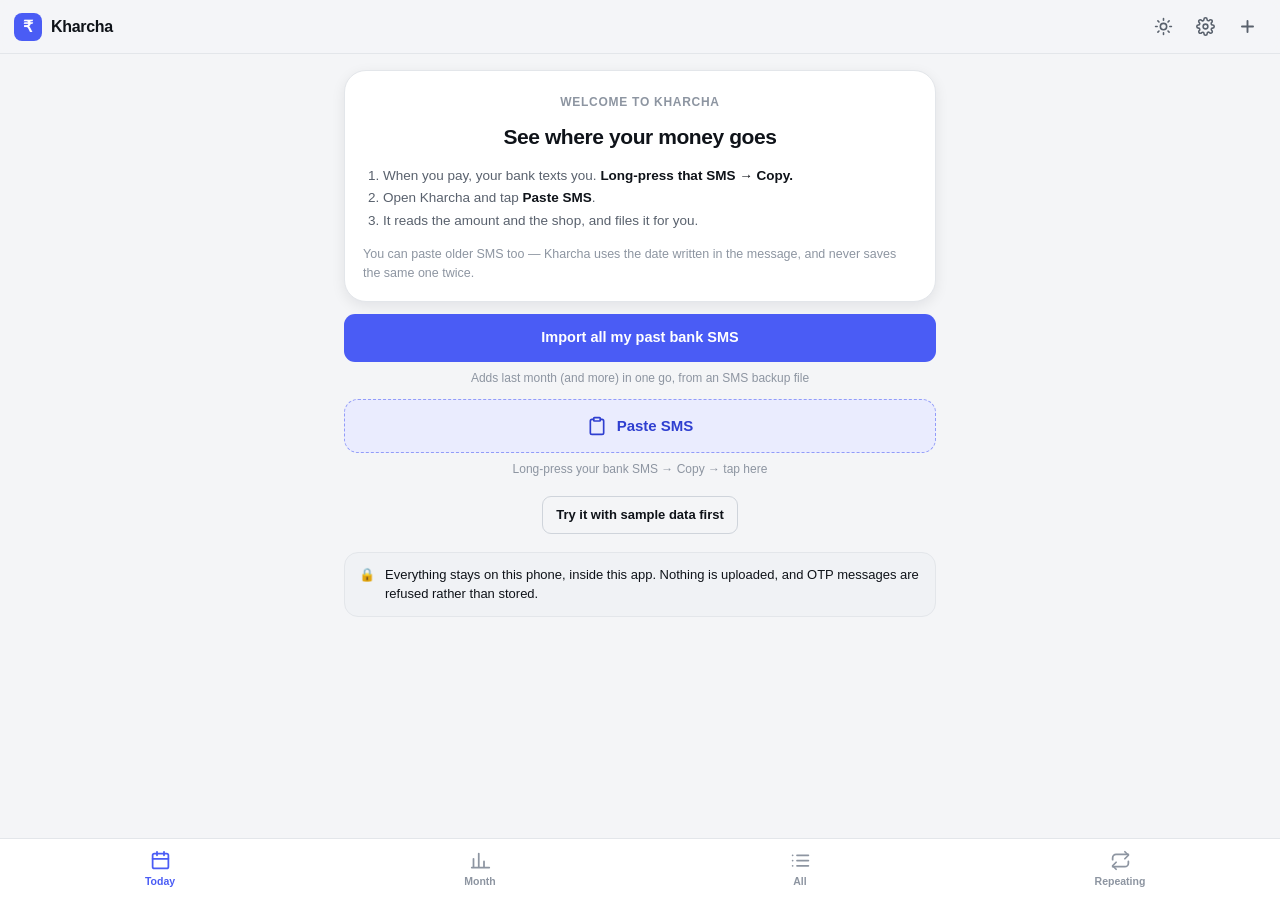
<file: index.html>
<!DOCTYPE html>
<html lang="en">
<head>
<meta charset="utf-8" />
<meta name="viewport" content="width=device-width, initial-scale=1, viewport-fit=cover" />
<meta name="theme-color" content="#0d1117" />
<meta name="description" content="Kharcha: see where your money goes. Runs entirely on your phone." />
<title>Kharcha</title>
<link rel="manifest" href="./manifest.webmanifest" />
<link rel="icon" href="./icons/icon.svg" type="image/svg+xml" />
<link rel="apple-touch-icon" href="./icons/icon-192.png" />
<link rel="stylesheet" href="./app.css" />
</head>
<body>
<div id="app">

  <header class="topbar">
    <div class="brand">
      <span class="brand-mark" aria-hidden="true">₹</span>
      <span class="brand-text">Kharcha</span>
    </div>
    <div class="topbar-right">
      <button class="icon-btn" id="theme-toggle" aria-label="Switch theme" title="Switch theme">
        <svg viewBox="0 0 24 24" fill="none" stroke="currentColor" stroke-width="2" stroke-linecap="round"><circle cx="12" cy="12" r="4"/><path d="M12 2v2M12 20v2M4.9 4.9l1.4 1.4M17.7 17.7l1.4 1.4M2 12h2M20 12h2M4.9 19.1l1.4-1.4M17.7 6.3l1.4-1.4"/></svg>
      </button>
      <button class="icon-btn" id="settings-btn" aria-label="Settings and backup" title="Settings and backup">
        <svg viewBox="0 0 24 24" fill="none" stroke="currentColor" stroke-width="2" stroke-linecap="round" stroke-linejoin="round"><circle cx="12" cy="12" r="3"/><path d="M19.4 15a1.7 1.7 0 00.3 1.8l.1.1a2 2 0 11-2.8 2.8l-.1-.1a1.7 1.7 0 00-1.8-.3 1.7 1.7 0 00-1 1.5V21a2 2 0 11-4 0v-.1a1.7 1.7 0 00-1.1-1.5 1.7 1.7 0 00-1.8.3l-.1.1a2 2 0 11-2.8-2.8l.1-.1a1.7 1.7 0 00.3-1.8 1.7 1.7 0 00-1.5-1H3a2 2 0 110-4h.1a1.7 1.7 0 001.5-1.1 1.7 1.7 0 00-.3-1.8l-.1-.1a2 2 0 112.8-2.8l.1.1a1.7 1.7 0 001.8.3H9a1.7 1.7 0 001-1.5V3a2 2 0 114 0v.1a1.7 1.7 0 001 1.5 1.7 1.7 0 001.8-.3l.1-.1a2 2 0 112.8 2.8l-.1.1a1.7 1.7 0 00-.3 1.8V9a1.7 1.7 0 001.5 1H21a2 2 0 110 4h-.1a1.7 1.7 0 00-1.5 1z"/></svg>
      </button>
      <button class="icon-btn" id="add-btn" aria-label="Add a payment" title="Add a payment">
        <svg viewBox="0 0 24 24" fill="none" stroke="currentColor" stroke-width="2.4" stroke-linecap="round"><path d="M12 5v14M5 12h14"/></svg>
      </button>
    </div>
  </header>

  <main id="view" class="view" aria-live="polite"></main>

  <nav class="tabbar" id="tabbar">
    <button data-route="today" class="active">
      <svg viewBox="0 0 24 24" fill="none" stroke="currentColor" stroke-width="2" stroke-linecap="round" stroke-linejoin="round"><rect x="3" y="4" width="18" height="17" rx="2"/><path d="M3 10h18M8 2v4M16 2v4"/></svg>
      <span>Today</span>
    </button>
    <button data-route="month">
      <svg viewBox="0 0 24 24" fill="none" stroke="currentColor" stroke-width="2" stroke-linecap="round" stroke-linejoin="round"><path d="M4 20V10M10 20V4M16 20v-7M22 20H2"/></svg>
      <span>Month</span>
    </button>
    <button data-route="list">
      <svg viewBox="0 0 24 24" fill="none" stroke="currentColor" stroke-width="2" stroke-linecap="round" stroke-linejoin="round"><path d="M8 6h13M8 12h13M8 18h13M3 6h.01M3 12h.01M3 18h.01"/></svg>
      <span>All</span>
    </button>
    <button data-route="repeat">
      <svg viewBox="0 0 24 24" fill="none" stroke="currentColor" stroke-width="2" stroke-linecap="round" stroke-linejoin="round"><path d="M17 2l4 4-4 4"/><path d="M3 11V9a4 4 0 014-4h14M7 22l-4-4 4-4"/><path d="M21 13v2a4 4 0 01-4 4H3"/></svg>
      <span>Repeating</span>
    </button>
  </nav>

  <div id="toasts" class="toasts" aria-live="assertive"></div>
  <div id="sheet-root"></div>
</div>

<noscript>Kharcha needs JavaScript turned on.</noscript>
<script type="module" src="./js/app.js"></script>
</body>
</html>
</file>
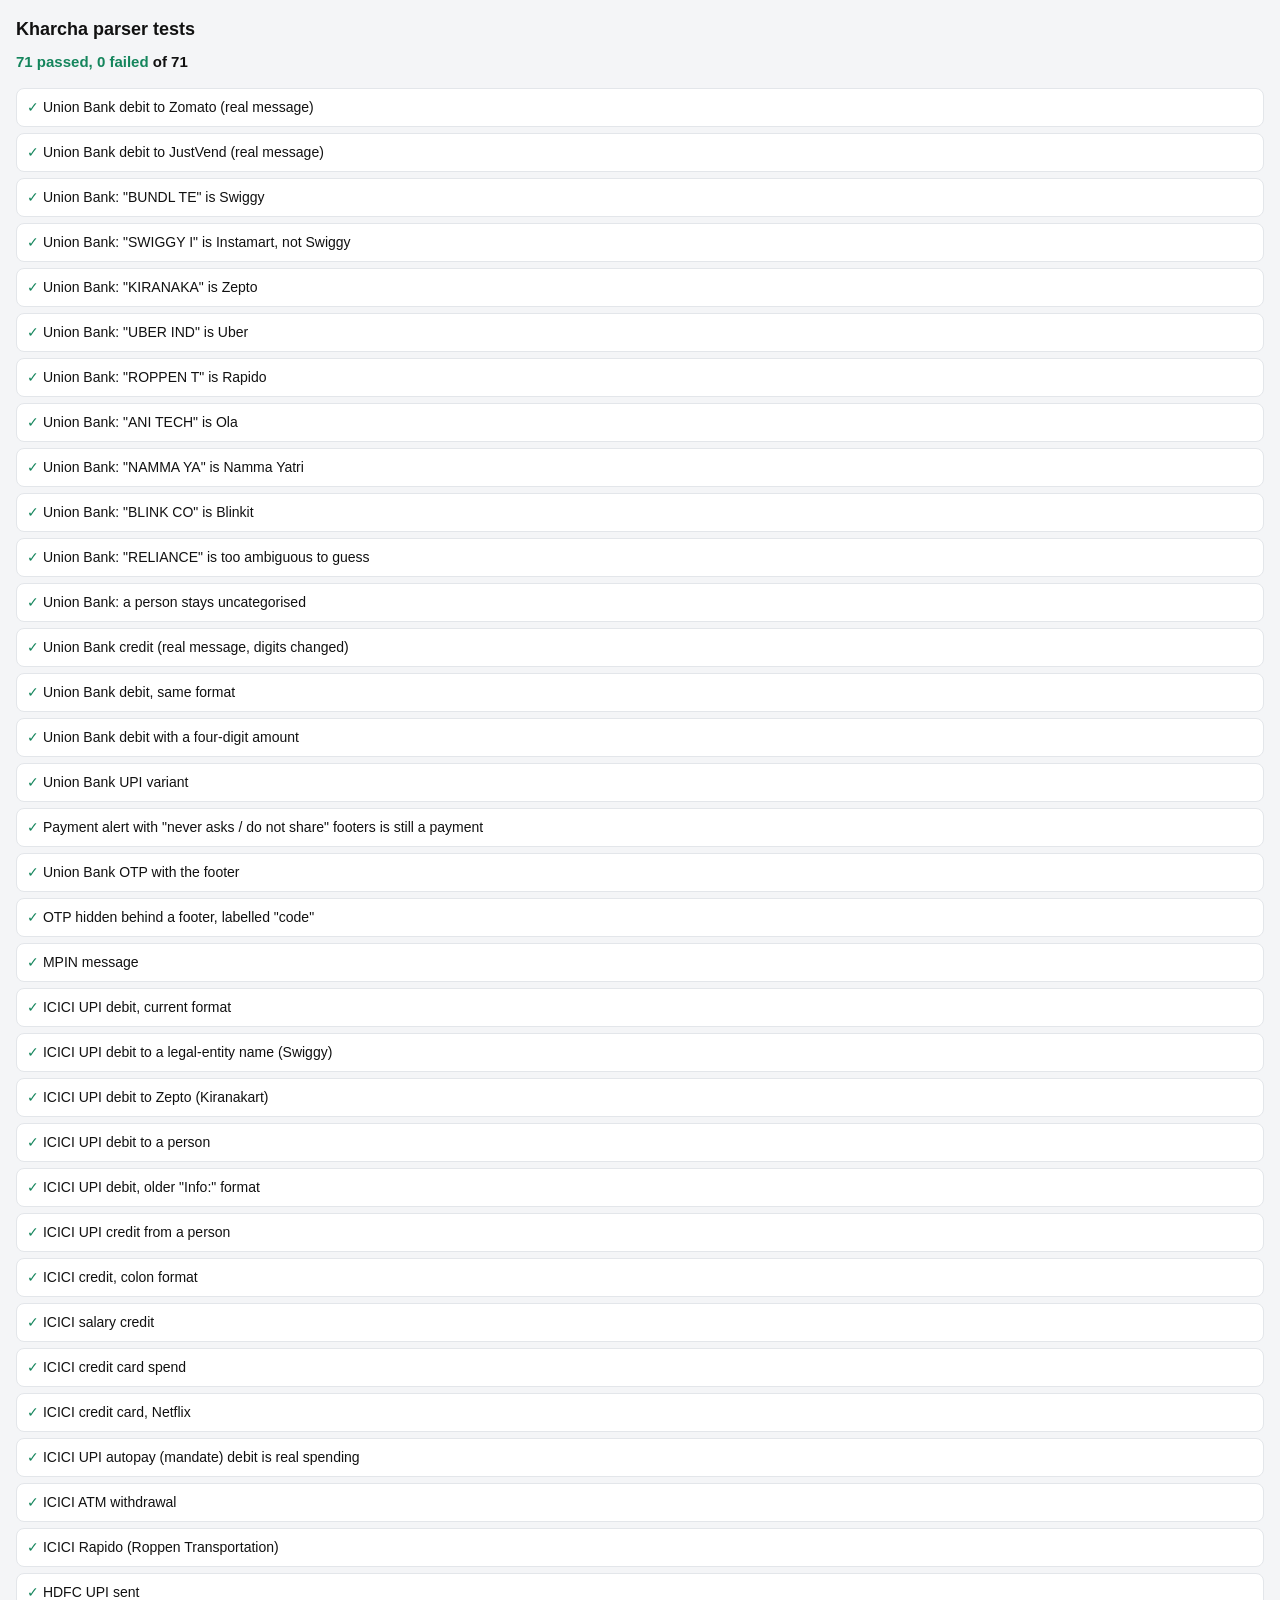
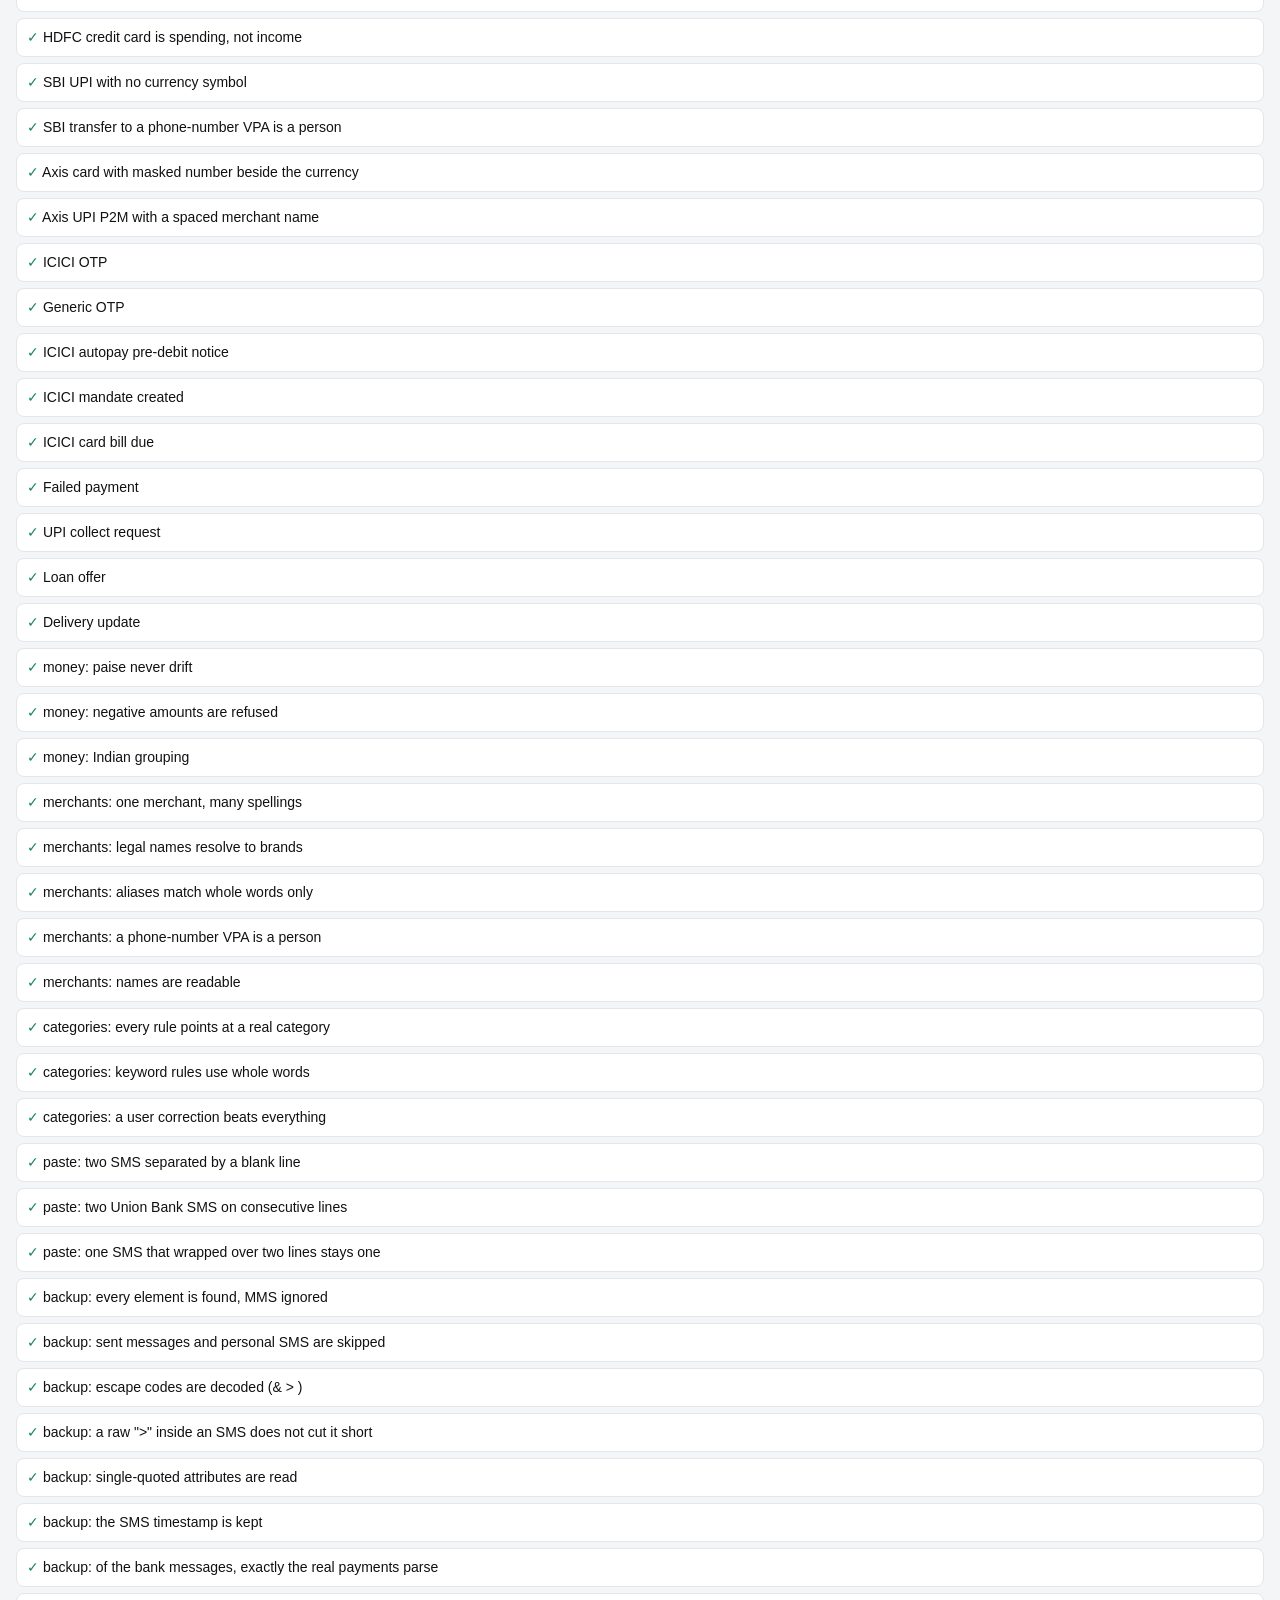
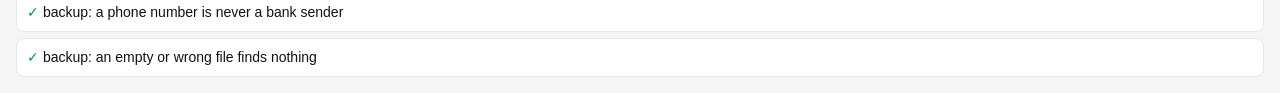
<file: test.html>
<!DOCTYPE html>
<html lang="en">
<head>
<meta charset="utf-8" />
<meta name="viewport" content="width=device-width, initial-scale=1" />
<title>Kharcha tests</title>
<style>
  body { font: 14px/1.5 -apple-system, "Segoe UI", Roboto, sans-serif; margin: 16px; background: #f4f5f7; color: #111; }
  h1 { font-size: 18px; margin: 0 0 4px; }
  .summary { font-size: 15px; font-weight: 700; margin: 8px 0 14px; }
  .pass { color: #14855c; } .fail { color: #cc3a3a; }
  .row { background: #fff; border: 1px solid #e3e6ea; border-radius: 8px; padding: 8px 10px; margin-bottom: 6px; }
  .row.fail { border-color: #cc3a3a; }
  .detail { font-size: 12px; color: #59616d; margin-top: 3px; white-space: pre-wrap; }
</style>
</head>
<body>
<h1>Kharcha parser tests</h1>
<div class="summary" id="summary">Running…</div>
<div id="out"></div>

<script type="module">
import { FIXTURES } from './tests/fixtures.js';
import { parseSms, splitMessages } from './js/parser.js';
import { resolveMerchant } from './js/merchants.js';
import { categorise, selfCheck } from './js/categories.js';
import { parsePaise, formatInr } from './js/money.js';
import { readSmsBackup, isBankSender } from './js/smsbackup.js';

const results = [];

function check(name, fn) {
  try {
    const problems = fn() || [];
    results.push({ name, ok: problems.length === 0, problems });
  } catch (err) {
    results.push({ name, ok: false, problems: [`threw: ${err.message}`] });
  }
}

/* ---- SMS fixtures ---- */
for (const fx of FIXTURES) {
  check(fx.name, () => {
    const parsed = parseSms(fx.body);
    if (fx.expect === null) {
      return parsed.ok ? [`should be rejected, but parsed as ${formatInr(parsed.amountPaise)}`] : [];
    }
    if (!parsed.ok) return [`rejected: ${parsed.reason}`];

    const e = fx.expect;
    const merchant = resolveMerchant(parsed.counterparty);
    const decision = categorise({
      merchantKey: merchant.key, merchantText: merchant.name,
      direction: parsed.direction, instrument: parsed.instrument, isPerson: merchant.isPerson,
    });
    const problems = [];
    if (e.amount !== undefined && parsed.amountPaise !== e.amount) problems.push(`amount ${parsed.amountPaise} ≠ ${e.amount}`);
    if (e.direction && parsed.direction !== e.direction) problems.push(`direction ${parsed.direction} ≠ ${e.direction}`);
    if (e.account && parsed.accountTail !== e.account) problems.push(`account ${parsed.accountTail} ≠ ${e.account}`);
    if (e.merchant && merchant.key !== e.merchant) problems.push(`merchant '${merchant.key}' ≠ '${e.merchant}' (raw: ${parsed.counterparty})`);
    if (e.merchantName && merchant.name !== e.merchantName) problems.push(`name '${merchant.name}' ≠ '${e.merchantName}'`);
    if (e.category && decision.category !== e.category) problems.push(`category ${decision.category} ≠ ${e.category} (merchant ${merchant.key})`);
    if (e.day && parsed.day !== e.day) problems.push(`day ${parsed.day} ≠ ${e.day}`);
    if (e.time && parsed.time !== e.time) problems.push(`time ${parsed.time} ≠ ${e.time}`);
    return problems;
  });
}

/* ---- money ---- */
check('money: paise never drift', () => {
  const total = Array.from({ length: 10 }, () => parsePaise('0.10')).reduce((a, b) => a + b, 0);
  return total === 100 ? [] : [`ten 10p = ${total}`];
});
check('money: negative amounts are refused', () =>
  parsePaise('-5') === null ? [] : [`-5 parsed as ${parsePaise('-5')}`]);
check('money: Indian grouping', () => {
  // Paise must never be dropped: ₹264.88 was once shown as ₹264.
  const cases = [[12999900, '₹1,29,999'], [24000, '₹240'], [1000000, '₹10,000'], [26488, '₹264.88'], [2000, '₹20'], [5, '₹0.05']];
  return cases.filter(([p, t]) => formatInr(p) !== t).map(([p, t]) => `${p} -> ${formatInr(p)} ≠ ${t}`);
});

/* ---- merchant resolution ---- */
check('merchants: one merchant, many spellings', () => {
  const spellings = ['ZOMATO', 'zomato@ybl', 'PAYTM*ZOMATO', 'Zomato Ltd',
    'ZOMATO LIMITED BANGALORE', 'RAZORPAY*Zomato', 'Eternal Limited'];
  const keys = new Set(spellings.map((s) => resolveMerchant(s).key));
  return keys.size === 1 && keys.has('zomato') ? [] : [`keys: ${[...keys].join(', ')}`];
});
check('merchants: legal names resolve to brands', () => {
  const cases = [['BUNDL TECHNOLOGIES PRIVATE LIMITED', 'Swiggy'], ['KIRANAKART TECHNOLOGIES PVT LTD', 'Zepto'],
    ['BLINK COMMERCE PVT LTD', 'Blinkit'], ['ANI TECHNOLOGIES PVT LTD', 'Ola'],
    ['BIGTREE ENTERTAINMENT PVT LTD', 'BookMyShow'], ['JUBILANT FOODWORKS LTD', "Domino's"],
    ["MCDONALD'S", "McDonald's"], ["DOMINO'S PIZZA", "Domino's"]];
  return cases.filter(([raw, want]) => resolveMerchant(raw).name !== want)
    .map(([raw, want]) => `${raw} -> ${resolveMerchant(raw).name} ≠ ${want}`);
});
check('merchants: aliases match whole words only', () => {
  // The substring bug: "ola" inside "Coca Cola", "ani" inside "Ani Sweets".
  const cases = [['COCA COLA BEVERAGES', 'ola'], ['ANI SWEETS', 'ola'], ['SHELLFISH HOUSE', 'shell']];
  return cases.filter(([raw, bad]) => resolveMerchant(raw).key === bad)
    .map(([raw, bad]) => `${raw} wrongly became ${bad}`);
});
check('merchants: a phone-number VPA is a person', () =>
  resolveMerchant('9876543210@ybl').isPerson ? [] : ['not detected']);
check('merchants: names are readable', () => {
  const cases = [['SRI LAKSHMI STORES', 'Sri Lakshmi'], ['KFC', 'KFC'], ['RAHUL KUMAR', 'Rahul Kumar']];
  return cases.filter(([raw, want]) => resolveMerchant(raw).name !== want)
    .map(([raw, want]) => `${raw} -> '${resolveMerchant(raw).name}' ≠ '${want}'`);
});

/* ---- categories ---- */
check('categories: every rule points at a real category', () => selfCheck());
check('categories: keyword rules use whole words', () => {
  const bad = [];
  const current = categorise({ merchantKey: 'x', merchantText: 'Current Electronics', direction: 'debit' });
  if (current.category === 'rent') bad.push('"Current" read as rent');
  const smart = categorise({ merchantKey: 'y', merchantText: 'Smartphone Hub', direction: 'debit' });
  if (smart.category === 'groceries') bad.push('"Smartphone" read as groceries');
  return bad;
});
check('categories: a user correction beats everything', () => {
  const d = categorise({ merchantKey: 'zomato', merchantText: 'Zomato', direction: 'debit', rules: { zomato: 'eating_out' } });
  return d.category === 'eating_out' && d.source === 'user' ? [] : [JSON.stringify(d)];
});

/* ---- splitting a paste ---- */
// Looked up by name, not position: reordering the fixture list must not
// silently change what these tests exercise.
const byName = (n) => FIXTURES.find((f) => f.name === n).body;
const ICICI_A = byName('ICICI UPI debit, current format');
const ICICI_B = byName('ICICI UPI debit to a legal-entity name (Swiggy)');
const UNION_A = byName('Union Bank debit, same format');
const UNION_B = byName('Union Bank credit (real message, digits changed)');

check('paste: two SMS separated by a blank line', () => {
  const parts = splitMessages(`${ICICI_A}\n\n${UNION_A}`);
  return parts.length === 2 ? [] : [`got ${parts.length}`];
});
check('paste: two Union Bank SMS on consecutive lines', () => {
  const parts = splitMessages(`${UNION_A}\n${UNION_B}`);
  return parts.length === 2 ? [] : [`got ${parts.length}`];
});
check('paste: one SMS that wrapped over two lines stays one', () => {
  const body = ICICI_B;
  const cut = body.indexOf('; ');
  const parts = splitMessages(body.slice(0, cut) + '\n' + body.slice(cut));
  return parts.length === 1 ? [] : [`got ${parts.length}`];
});

/* ---- SMS Backup & Restore files ---- */
const BACKUP = `<?xml version='1.0' encoding='UTF-8' standalone='yes' ?>
<!--File Created By SMS Backup & Restore v10.20.002 on 14/09/2026 13:22:02-->
<smses count="7" backup_set="abc" backup_date="1789372922000" type="full">
  <sms protocol="0" address="AD-ICICIB" date="1789290000000" type="1" subject="null" body="ICICI Bank Acct XX123 debited for Rs 250.00 on 13-Sep-26; ZOMATO credited. UPI:525500000001. Call 18002662 for dispute." toa="null" sc_toa="null" service_center="+919845087001" read="1" status="-1" locked="0" date_sent="1789289990000" sub_id="1" readable_date="13 Sep 2026 10:30:00" contact_name="(Unknown)" />
  <sms protocol="0" address="JD-ICICIT" date="1789300000000" type="1" body="ICICI Bank Acct XX123 debited for Rs 1,499.00 on 13-Sep-26; M&amp;S RETAIL &gt; STORE credited.&#10;UPI:525500000002. Call 18002662 for dispute." read="1" />
  <sms protocol="0" address="AD-ICICIB" date="1789310000000" type="1" body="OTP is 483920 for txn of INR 999.00. Do not share OTP with anyone." read="1" />
  <sms protocol="0" address="AD-ICICIB" date="1789320000000" type="2" body="ICICI Bank Acct XX123 debited for Rs 5.00 on 13-Sep-26; TEST credited. UPI:525500000003." read="1" />
  <sms protocol="0" address="+919876543210" date="1789330000000" type="1" body="I paid Rs 500 for the tickets, send me your share" read="1" />
  <mms date="1789340000000" msg_box="1" address="+919876543210"><parts><part seq="0" ct="image/jpeg" data="/9j/4AAQSkZJRgABAQAAAQABAAD&gt;&lt;sms fake=&quot;1&quot;/&gt;" /></parts></mms>
  <sms protocol="0" address='VM-ICICIB' date='1789350000000' type='1' body='Rs 649.00 will be debited from your ICICI Bank Acct XX123 on 03-Oct-26 towards NETFLIX for UPI-Mandate.' read='1' />
  <sms protocol="0" address="AD-ICICIB" date="1789360000000" type="1" body="ICICI Bank Acct XX123 debited for Rs 64.00 on 14-Sep-26; RIDE > CITY CABS credited. UPI:525500000004. Call 18002662 for dispute." read="1" />
</smses>`;

check('backup: every <sms> element is found, MMS ignored', () => {
  const r = readSmsBackup(BACKUP);
  return r.total === 7 ? [] : [`total ${r.total} ≠ 7`];
});
check('backup: sent messages and personal SMS are skipped', () => {
  const r = readSmsBackup(BACKUP);
  const problems = [];
  if (r.sent !== 1) problems.push(`sent ${r.sent} ≠ 1`);
  if (r.personal !== 1) problems.push(`personal ${r.personal} ≠ 1`);
  if (r.messages.some((m) => m.body.includes('tickets'))) problems.push('a personal SMS got through');
  return problems;
});
check('backup: escape codes are decoded (&amp; &gt; &#10;)', () => {
  const m = readSmsBackup(BACKUP).messages.find((x) => x.body.includes('1,499'));
  if (!m) return ['message missing'];
  return m.body.includes('M&S RETAIL > STORE credited.\nUPI') ? [] : [`body: ${JSON.stringify(m.body)}`];
});
check('backup: a raw ">" inside an SMS does not cut it short', () => {
  const m = readSmsBackup(BACKUP).messages.find((x) => x.body.includes('CITY CABS'));
  return m && m.body.endsWith('for dispute.') ? [] : [`body: ${m && m.body}`];
});
check('backup: single-quoted attributes are read', () => {
  return readSmsBackup(BACKUP).messages.some((x) => x.body.includes('NETFLIX')) ? [] : ['single-quoted SMS missing'];
});
check('backup: the SMS timestamp is kept', () => {
  const m = readSmsBackup(BACKUP).messages[0];
  return m.receivedAt instanceof Date && m.receivedAt.getTime() === 1789290000000 ? [] : [`got ${m.receivedAt}`];
});
check('backup: of the bank messages, exactly the real payments parse', () => {
  const parsed = readSmsBackup(BACKUP).messages.map((m) => parseSms(m.body));
  const ok = parsed.filter((p) => p.ok).map((p) => p.amountPaise);
  // Zomato 250, M&S 1,499, cab 64. The OTP and the autopay reminder must not.
  return JSON.stringify(ok.sort((a, b) => a - b)) === JSON.stringify([6400, 25000, 149900])
    ? [] : [`parsed amounts: ${ok}`];
});
check('backup: a phone number is never a bank sender', () => {
  const cases = [['+919876543210', false], ['9876543210', false], ['AD-ICICIB', true], ['JD-ICICIT', true], ['VM-HDFCBK', true], ['TX-AMAZON', false]];
  return cases.filter(([a, want]) => isBankSender(a) !== want).map(([a, want]) => `${a} -> ${!want}`);
});
check('backup: an empty or wrong file finds nothing', () => {
  const r = readSmsBackup('<html><body>not a backup</body></html>');
  return r.total === 0 ? [] : [`found ${r.total}`];
});

/* ---- render ---- */
const passed = results.filter((r) => r.ok).length;
const failed = results.length - passed;
document.getElementById('summary').innerHTML =
  `<span class="${failed ? 'fail' : 'pass'}">${passed} passed, ${failed} failed</span> of ${results.length}`;
document.getElementById('out').innerHTML = results
  .sort((a, b) => a.ok - b.ok)
  .map((r) => `<div class="row ${r.ok ? '' : 'fail'}">
      <span class="${r.ok ? 'pass' : 'fail'}">${r.ok ? '✓' : '✗'}</span> ${r.name}
      ${r.problems.length ? `<div class="detail">${r.problems.join('\n')}</div>` : ''}
    </div>`).join('');
window.__results = { passed, failed, total: results.length, failures: results.filter((r) => !r.ok) };
</script>
</body>
</html>
</file>
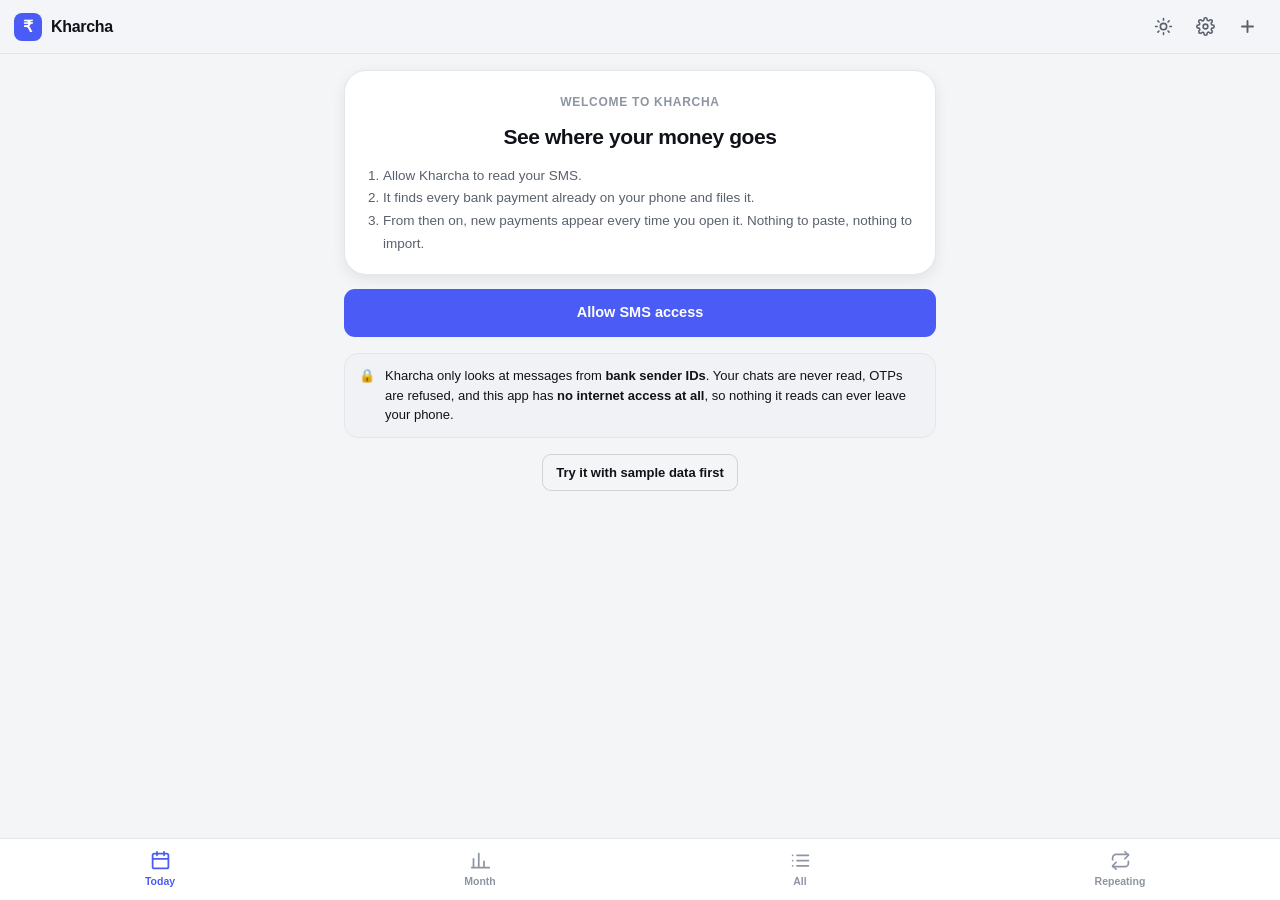
<file: tests/native-mock.html>
<!DOCTYPE html>
<html lang="en">
<head>
<meta charset="utf-8" />
<meta name="viewport" content="width=device-width, initial-scale=1" />
<meta name="theme-color" content="#0d1117" />
<title>Kharcha (Android bridge mock)</title>
<link rel="stylesheet" href="../app.css" />
</head>
<body>
<!--
  Development only. Runs the real app with a fake window.KharchaNative so the
  Android-only paths (SMS permission, reading the inbox, saving a backup, the
  back button) can be exercised in a desktop browser. Never bundled into the
  APK: the Android build copies only the app itself.
-->
<script>
  const pad = (n) => String(n).padStart(2, '0');
  function unionSms(daysAgo, amount, payee, hh = 13) {
    const d = new Date(); d.setDate(d.getDate() - daysAgo); d.setHours(hh, 5, 9, 0);
    const stamp = `${pad(d.getDate())}-${pad(d.getMonth() + 1)}-${d.getFullYear()} ${pad(hh)}:05:09`;
    return {
      address: 'VK-UNIONB',
      date: d.getTime(),
      body: `Union Bank of India A/c *7165 Debited Rs:${amount} on ${stamp} by Mob Bk ref no , Fvg: ${payee} Avl Bal Rs:28893.90. Not you?Call 18002333/SMS BLOCK 7165 to 8879365472`,
    };
  }
  window.__mockInbox = [
    unionSms(9, '264.88', 'ZOMATO L'), unionSms(8, '20.00', 'JUSTVEND'),
    unionSms(6, '64.00', 'ROPPEN T'), unionSms(4, '412.00', 'SWIGGY I'),
    unionSms(2, '189.00', 'UBER IND'), unionSms(1, '500.00', 'RAHUL KU'),
    { address: '+919876543210', date: Date.now() - 3600e3, body: 'paid Rs 200 for lunch da' },
    { address: 'VK-UNIONB', date: Date.now() - 7200e3, body: 'Your OTP for transaction of Rs:250.00 is 483920. Never Share OTP/PIN/CVV-Union Bank of India' },
  ];
  // Same filtering as MainActivity.readBankSms: bank sender IDs only.
  const isBankSender = (a) => /[A-Z]/i.test(a) && /UNIONB|ICICI|HDFC|SBI|AXIS/.test(a.toUpperCase());
  window.KharchaNative = {
    granted: false,
    calls: [],
    hasSmsPermission() { return this.granted; },
    requestSmsPermission() {
      this.calls.push('requestSmsPermission');
      setTimeout(() => {
        this.granted = true;
        window.dispatchEvent(new CustomEvent('kharcha-permission', { detail: { granted: true } }));
      }, 30);
    },
    readBankSms(since) {
      this.calls.push('readBankSms:' + since);
      return JSON.stringify(window.__mockInbox.filter((m) => m.date > since && isBankSender(m.address)));
    },
    saveTextFile(name, text) {
      this.saved = { name, bytes: text.length };
      setTimeout(() => window.dispatchEvent(new CustomEvent('kharcha-saved', { detail: { ok: true } })), 30);
    },
    setBars(hex, dark) { this.bars = [hex, dark]; },
    appVersion() { return 'mock'; },
  };
</script>
<script type="module">
  // Reuse the real app markup, then start the real app.
  const html = await (await fetch('../index.html')).text();
  const doc = new DOMParser().parseFromString(html, 'text/html');
  document.body.insertAdjacentHTML('afterbegin', doc.querySelector('#app').outerHTML);
  await import('../js/app.js');
</script>
</body>
</html>
</file>
<file: app.css>
/* Kharcha — phone-first.
   Designed for a thumb on a small screen: big numbers, tall tap targets,
   nothing important within reach of the top edge. */

:root {
  color-scheme: light;

  --bg:          #f4f5f7;
  --surface:     #ffffff;
  --surface-2:   #f0f2f5;
  --border:      #e3e6ea;
  --border-firm: #cfd4db;

  --text:        #0f1319;
  --muted:       #59616d;
  --faint:       #8d95a1;

  --accent:      #4a5cf5;
  --accent-soft: #eaecfe;
  --accent-text: #2f3fd0;

  --good:        #14855c;
  --good-soft:   #e2f4ec;
  --warn:        #a96a00;
  --warn-soft:   #fdf1dc;
  --bad:         #cc3a3a;
  --bad-soft:    #fdeaea;

  --shadow-s: 0 1px 2px rgba(15,19,25,.06), 0 1px 3px rgba(15,19,25,.04);
  --shadow-m: 0 4px 14px rgba(15,19,25,.08);
  --shadow-l: 0 -8px 34px rgba(15,19,25,.16);

  --r:    14px;
  --r-sm: 10px;
  --r-lg: 22px;

  --font: -apple-system, BlinkMacSystemFont, "Segoe UI", Roboto, "Helvetica Neue", Arial, sans-serif;

  --topbar-h: 54px;
  --tabbar-h: 62px;
}

html[data-theme="dark"] {
  color-scheme: dark;

  --bg:          #0d1117;
  --surface:     #161b23;
  --surface-2:   #1d232d;
  --border:      #262d38;
  --border-firm: #38414f;

  --text:        #e8ecf2;
  --muted:       #99a2b0;
  --faint:       #6b7484;

  --accent:      #8a97ff;
  --accent-soft: #1e2340;
  --accent-text: #b4bdff;

  --good:        #45cf95;
  --good-soft:   #103126;
  --warn:        #eab35b;
  --warn-soft:   #33280f;
  --bad:         #ff7d7d;
  --bad-soft:    #381c1e;

  --shadow-s: 0 1px 2px rgba(0,0,0,.45);
  --shadow-m: 0 6px 18px rgba(0,0,0,.5);
  --shadow-l: 0 -10px 40px rgba(0,0,0,.6);
}

* { box-sizing: border-box; -webkit-tap-highlight-color: transparent; }

html, body {
  margin: 0; padding: 0;
  background: var(--bg);
  color: var(--text);
  font-family: var(--font);
  font-size: 15px;
  line-height: 1.5;
  -webkit-font-smoothing: antialiased;
  -webkit-text-size-adjust: 100%;
  overscroll-behavior-y: none;
}
button { font: inherit; color: inherit; }
a { color: inherit; text-decoration: none; }

.tabular { font-variant-numeric: tabular-nums; }
.muted { color: var(--muted); }
.faint { color: var(--faint); }
.small { font-size: 12.5px; }

/* ---------- chrome ---------- */

.topbar {
  position: sticky; top: 0; z-index: 40;
  height: var(--topbar-h);
  padding: 0 14px; padding-top: env(safe-area-inset-top);
  display: flex; align-items: center; gap: 12px;
  background: color-mix(in srgb, var(--bg) 88%, transparent);
  backdrop-filter: saturate(180%) blur(14px);
  border-bottom: 1px solid var(--border);
}
.brand { display: flex; align-items: center; gap: 9px; font-weight: 700; letter-spacing: -.02em; }
.brand-mark {
  width: 28px; height: 28px; flex: none;
  display: grid; place-items: center;
  border-radius: 8px;
  background: var(--accent); color: #fff;
  font-size: 16px; font-weight: 700;
}
.brand-text { font-size: 16px; }
.topbar-right { margin-left: auto; display: flex; gap: 4px; }

.icon-btn {
  width: 38px; height: 38px;
  display: grid; place-items: center;
  border: none; border-radius: 10px;
  background: transparent; color: var(--muted);
  cursor: pointer;
}
.icon-btn:active { background: var(--surface-2); }
.icon-btn svg { width: 19px; height: 19px; }

.view {
  max-width: 620px; margin: 0 auto;
  padding: 16px 14px calc(var(--tabbar-h) + 28px + env(safe-area-inset-bottom));
}

.tabbar {
  position: fixed; left: 0; right: 0; bottom: 0; z-index: 40;
  height: calc(var(--tabbar-h) + env(safe-area-inset-bottom));
  padding-bottom: env(safe-area-inset-bottom);
  display: grid; grid-template-columns: repeat(4, 1fr);
  background: color-mix(in srgb, var(--surface) 94%, transparent);
  backdrop-filter: saturate(180%) blur(14px);
  border-top: 1px solid var(--border);
}
.tabbar button {
  display: flex; flex-direction: column; align-items: center; justify-content: center;
  gap: 3px; border: none; background: none;
  font-size: 10.5px; font-weight: 600;
  color: var(--faint); cursor: pointer;
}
.tabbar button svg { width: 21px; height: 21px; }
.tabbar button.active { color: var(--accent); }

/* ---------- cards ---------- */

.card {
  background: var(--surface);
  border: 1px solid var(--border);
  border-radius: var(--r);
  box-shadow: var(--shadow-s);
  overflow: hidden;
}
.card + .card { margin-top: 12px; }
.pad { padding: 15px; }

.card-head {
  display: flex; align-items: center; justify-content: space-between; gap: 10px;
  padding: 13px 15px;
  border-bottom: 1px solid var(--border);
}
.card-head h2 { margin: 0; font-size: 13.5px; font-weight: 650; }

.section-title {
  margin: 22px 0 10px;
  font-size: 11.5px; font-weight: 700;
  letter-spacing: .07em; text-transform: uppercase;
  color: var(--faint);
}
.section-title:first-child { margin-top: 4px; }

/* ---------- the hero number ---------- */

.hero {
  padding: 22px 18px 18px;
  border-radius: var(--r-lg);
  background: var(--surface);
  border: 1px solid var(--border);
  box-shadow: var(--shadow-m);
  text-align: center;
}
.hero .label {
  font-size: 12px; font-weight: 650; letter-spacing: .06em;
  text-transform: uppercase; color: var(--faint);
}
.hero .amount {
  margin-top: 6px;
  font-size: 44px; font-weight: 720; letter-spacing: -.04em; line-height: 1.05;
  font-variant-numeric: tabular-nums;
}
.hero .delta { margin-top: 8px; font-size: 13px; }
.hero .delta.up { color: var(--bad); }
.hero .delta.down { color: var(--good); }

.mini-grid {
  display: grid; grid-template-columns: 1fr 1fr 1fr;
  gap: 1px; margin-top: 16px;
  background: var(--border);
  border-radius: var(--r-sm); overflow: hidden;
  border: 1px solid var(--border);
}
.mini-grid .cell { background: var(--surface); padding: 10px 8px; text-align: center; }
.mini-grid .k {
  font-size: 10.5px; font-weight: 650; letter-spacing: .04em;
  text-transform: uppercase; color: var(--faint);
}
.mini-grid .v {
  margin-top: 3px; font-size: 15px; font-weight: 680;
  letter-spacing: -.02em; font-variant-numeric: tabular-nums;
}

/* ---------- category rows ---------- */

.cat-row {
  display: flex; align-items: center; gap: 12px;
  padding: 12px 15px;
  border-top: 1px solid var(--border);
  cursor: pointer;
}
.cat-row:first-child { border-top: none; }
.cat-row:active { background: var(--surface-2); }
.cat-ico {
  width: 38px; height: 38px; flex: none;
  display: grid; place-items: center;
  border-radius: 11px; background: var(--surface-2);
  font-size: 18px;
}
.cat-main { flex: 1; min-width: 0; }
.cat-name { font-weight: 620; font-size: 14.5px; }
.cat-sub { font-size: 12px; color: var(--faint); margin-top: 1px; }
.cat-amt {
  text-align: right; flex: none;
  font-weight: 680; font-size: 15px; letter-spacing: -.02em;
  font-variant-numeric: tabular-nums;
}

.bar {
  margin-top: 6px; height: 5px; border-radius: 3px;
  background: var(--surface-2); overflow: hidden;
}
.bar > i { display: block; height: 100%; border-radius: 3px; background: var(--accent); }

/* ---------- transactions ---------- */

.txn {
  display: flex; align-items: center; gap: 12px;
  padding: 12px 15px;
  border-top: 1px solid var(--border);
  cursor: pointer;
}
.txn:first-child { border-top: none; }
.txn:active { background: var(--surface-2); }
.txn-main { flex: 1; min-width: 0; }
.txn-name {
  font-weight: 620; font-size: 14.5px;
  overflow: hidden; text-overflow: ellipsis; white-space: nowrap;
}
.txn-sub {
  font-size: 12px; color: var(--faint); margin-top: 2px;
  display: flex; align-items: center; gap: 6px; flex-wrap: wrap;
}
.txn-amt {
  text-align: right; flex: none;
  font-weight: 680; font-size: 15px; letter-spacing: -.02em;
  font-variant-numeric: tabular-nums;
}
.txn-amt.credit { color: var(--good); }
.txn.excluded { opacity: .5; }
.txn.excluded .txn-amt { text-decoration: line-through; }

.day-head {
  display: flex; justify-content: space-between; align-items: baseline;
  padding: 10px 15px;
  background: var(--surface-2);
  border-top: 1px solid var(--border);
  font-size: 12px; font-weight: 650; color: var(--muted);
}
.day-head .t { font-variant-numeric: tabular-nums; }

.tag {
  display: inline-flex; align-items: center;
  padding: 1px 7px; border-radius: 999px;
  font-size: 10.5px; font-weight: 650;
  background: var(--surface-2); color: var(--muted);
}
.tag.guess { background: var(--warn-soft); color: var(--warn); }
.tag.person { background: var(--accent-soft); color: var(--accent-text); }

/* ---------- chart ---------- */

.chart { padding: 14px 12px 6px; }
.chart svg { display: block; width: 100%; height: auto; overflow: visible; }
.chart-bar { fill: var(--accent); opacity: .85; }
.chart-bar.today { opacity: 1; }
.chart-bar.zero { fill: var(--border-firm); opacity: .6; }

/* ---------- controls ---------- */

.segmented {
  display: grid; grid-auto-flow: column; gap: 3px;
  padding: 3px;
  background: var(--surface-2);
  border-radius: 11px;
  margin-bottom: 14px;
}
.segmented button {
  padding: 8px 4px; border: none; border-radius: 8px;
  background: transparent; color: var(--muted);
  font-size: 13px; font-weight: 620; cursor: pointer;
}
.segmented button.active {
  background: var(--surface); color: var(--text);
  box-shadow: var(--shadow-s);
}

.btn {
  display: inline-flex; align-items: center; justify-content: center; gap: 7px;
  padding: 12px 18px; border: 1px solid transparent; border-radius: 11px;
  font-size: 14.5px; font-weight: 620; cursor: pointer;
}
.btn:active { transform: translateY(1px); }
.btn-primary { background: var(--accent); color: #fff; }
.btn-ghost { background: transparent; border-color: var(--border-firm); }
.btn-block { width: 100%; }
.btn-sm { padding: 8px 13px; font-size: 13px; border-radius: 9px; }

.input {
  width: 100%; padding: 13px 14px;
  background: var(--surface); color: var(--text);
  border: 1px solid var(--border-firm); border-radius: 11px;
  /* 16px keeps iOS Safari from zooming the page on focus. */
  font-size: 16px; outline: none;
}
.input:focus {
  border-color: var(--accent);
  box-shadow: 0 0 0 3px color-mix(in srgb, var(--accent) 18%, transparent);
}
label.field { display: block; margin-bottom: 13px; }
label.field > span {
  display: block; margin-bottom: 6px;
  font-size: 12.5px; font-weight: 620; color: var(--muted);
}

/* ---------- bottom sheet ---------- */

.sheet-backdrop {
  position: fixed; inset: 0; z-index: 100;
  background: rgba(8,11,16,.55);
  backdrop-filter: blur(2px);
  display: flex; align-items: flex-end; justify-content: center;
  animation: fade .15s ease-out;
}
@keyframes fade { from { opacity: 0; } }
.sheet {
  width: 100%; max-width: 620px;
  max-height: 88vh; overflow-y: auto;
  padding: 8px 16px calc(22px + env(safe-area-inset-bottom));
  background: var(--surface);
  border-radius: var(--r-lg) var(--r-lg) 0 0;
  box-shadow: var(--shadow-l);
  animation: slide-up .22s cubic-bezier(.22,.9,.3,1);
}
@keyframes slide-up { from { transform: translateY(100%); } }
.sheet-grip {
  width: 38px; height: 4px; border-radius: 2px;
  background: var(--border-firm);
  margin: 6px auto 14px;
}
.sheet h2 { margin: 0 0 4px; font-size: 18px; font-weight: 680; letter-spacing: -.02em; }
.sheet .sub { margin: 0 0 16px; color: var(--muted); font-size: 13.5px; }

.cat-picker {
  display: grid; grid-template-columns: repeat(auto-fill, minmax(96px, 1fr));
  gap: 8px;
}
.cat-pick {
  display: flex; flex-direction: column; align-items: center; gap: 5px;
  padding: 12px 6px;
  border: 1px solid var(--border); border-radius: 12px;
  background: var(--surface); cursor: pointer;
  font-size: 11.5px; font-weight: 600; text-align: center;
  line-height: 1.25;
}
.cat-pick .e { font-size: 21px; }
.cat-pick.active { border-color: var(--accent); background: var(--accent-soft); color: var(--accent-text); }
.cat-pick:active { transform: scale(.97); }

/* ---------- feedback ---------- */

.skeleton {
  background: linear-gradient(90deg, var(--surface-2) 25%, var(--border) 50%, var(--surface-2) 75%);
  background-size: 200% 100%;
  animation: shimmer 1.3s ease-in-out infinite;
  border-radius: var(--r-sm);
}
@keyframes shimmer { 0% { background-position: 200% 0; } 100% { background-position: -200% 0; } }

.spinner {
  width: 15px; height: 15px;
  border: 2px solid currentColor; border-right-color: transparent;
  border-radius: 50%; animation: spin .65s linear infinite;
  display: inline-block;
}
@keyframes spin { to { transform: rotate(360deg); } }

.empty { text-align: center; padding: 40px 20px; }
.empty .e-ico { font-size: 30px; margin-bottom: 10px; opacity: .6; }
.empty h3 { margin: 0 0 6px; font-size: 16px; font-weight: 650; }
.empty p { margin: 0 auto 14px; max-width: 330px; color: var(--muted); font-size: 13.5px; }

.toasts {
  position: fixed; left: 50%; transform: translateX(-50%);
  bottom: calc(var(--tabbar-h) + 14px + env(safe-area-inset-bottom));
  z-index: 200;
  display: flex; flex-direction: column; gap: 8px;
  width: min(440px, calc(100vw - 26px));
}
.toast {
  padding: 12px 15px; border-radius: 11px;
  background: var(--surface); border: 1px solid var(--border-firm);
  box-shadow: var(--shadow-m); font-size: 13.5px;
  animation: rise .2s ease-out;
}
.toast.good { border-color: var(--good); }
.toast.bad { border-color: var(--bad); }
@keyframes rise { from { opacity: 0; transform: translateY(8px); } }

.notice {
  display: flex; gap: 10px; align-items: flex-start;
  padding: 12px 14px; border-radius: var(--r);
  background: var(--warn-soft);
  border: 1px solid color-mix(in srgb, var(--warn) 30%, transparent);
  font-size: 13px; line-height: 1.5;
}
.notice.info { background: var(--surface-2); border-color: var(--border); }
.notice .ico { flex: none; }

/* ---------- phone-app additions ---------- */

.toast { display: flex; align-items: center; gap: 12px; }
.toast-text { flex: 1; }
.toast-action {
  flex: none; border: none; background: transparent;
  color: var(--accent); font-weight: 700; font-size: 13.5px;
  padding: 4px 6px; cursor: pointer;
}

.paste-cta {
  display: flex; align-items: center; justify-content: center; gap: 10px;
  width: 100%; margin-top: 12px;
  padding: 15px 16px;
  border: 1.5px dashed color-mix(in srgb, var(--accent) 55%, transparent);
  border-radius: var(--r);
  background: var(--accent-soft); color: var(--accent-text);
  font-size: 15px; font-weight: 680; cursor: pointer;
}
.paste-cta:active { transform: translateY(1px); }
.paste-cta svg { width: 20px; height: 20px; }
.paste-hint { margin-top: 7px; text-align: center; font-size: 12px; color: var(--faint); }

.banner {
  display: flex; align-items: center; gap: 10px;
  padding: 10px 13px; margin-bottom: 12px;
  border-radius: var(--r-sm);
  background: var(--warn-soft); color: var(--text);
  border: 1px solid color-mix(in srgb, var(--warn) 30%, transparent);
  font-size: 13px;
}
.banner .grow { flex: 1; }
.banner button {
  border: none; background: transparent; color: var(--warn);
  font-weight: 700; font-size: 13px; cursor: pointer; padding: 4px;
}

textarea.input { min-height: 120px; resize: vertical; font-family: var(--font); font-size: 15px; line-height: 1.45; }

.preview-item {
  display: flex; gap: 11px; align-items: flex-start;
  padding: 11px 13px; border-top: 1px solid var(--border);
}
.preview-item:first-child { border-top: none; }
.preview-item .pv-main { flex: 1; min-width: 0; }
.preview-item .pv-name { font-weight: 640; font-size: 14px; }
.preview-item .pv-sub { font-size: 12px; color: var(--faint); margin-top: 2px; }
.preview-item .pv-amt { font-weight: 680; font-variant-numeric: tabular-nums; }
.preview-item.bad .pv-name { color: var(--bad); }

.tabs-inline {
  display: grid; grid-template-columns: 1fr 1fr; gap: 3px;
  padding: 3px; margin-bottom: 14px;
  background: var(--surface-2); border-radius: 11px;
}
.tabs-inline button {
  padding: 9px 4px; border: none; border-radius: 8px;
  background: transparent; color: var(--muted);
  font-size: 13.5px; font-weight: 620; cursor: pointer;
}
.tabs-inline button.active { background: var(--surface); color: var(--text); box-shadow: var(--shadow-s); }

.steps { margin: 0; padding-left: 20px; font-size: 13.5px; line-height: 1.7; color: var(--muted); }
.steps strong { color: var(--text); }

.settings-row {
  display: flex; align-items: center; gap: 12px;
  padding: 13px 15px; border-top: 1px solid var(--border);
  cursor: pointer; width: 100%; text-align: left;
  background: none; border-left: none; border-right: none; border-bottom: none;
  font-size: 14.5px;
}
.settings-row:first-child { border-top: none; }
.settings-row:active { background: var(--surface-2); }
.settings-row .sr-main { flex: 1; }
.settings-row .sr-sub { font-size: 12px; color: var(--faint); margin-top: 1px; }
.settings-row.danger { color: var(--bad); }
</file>
